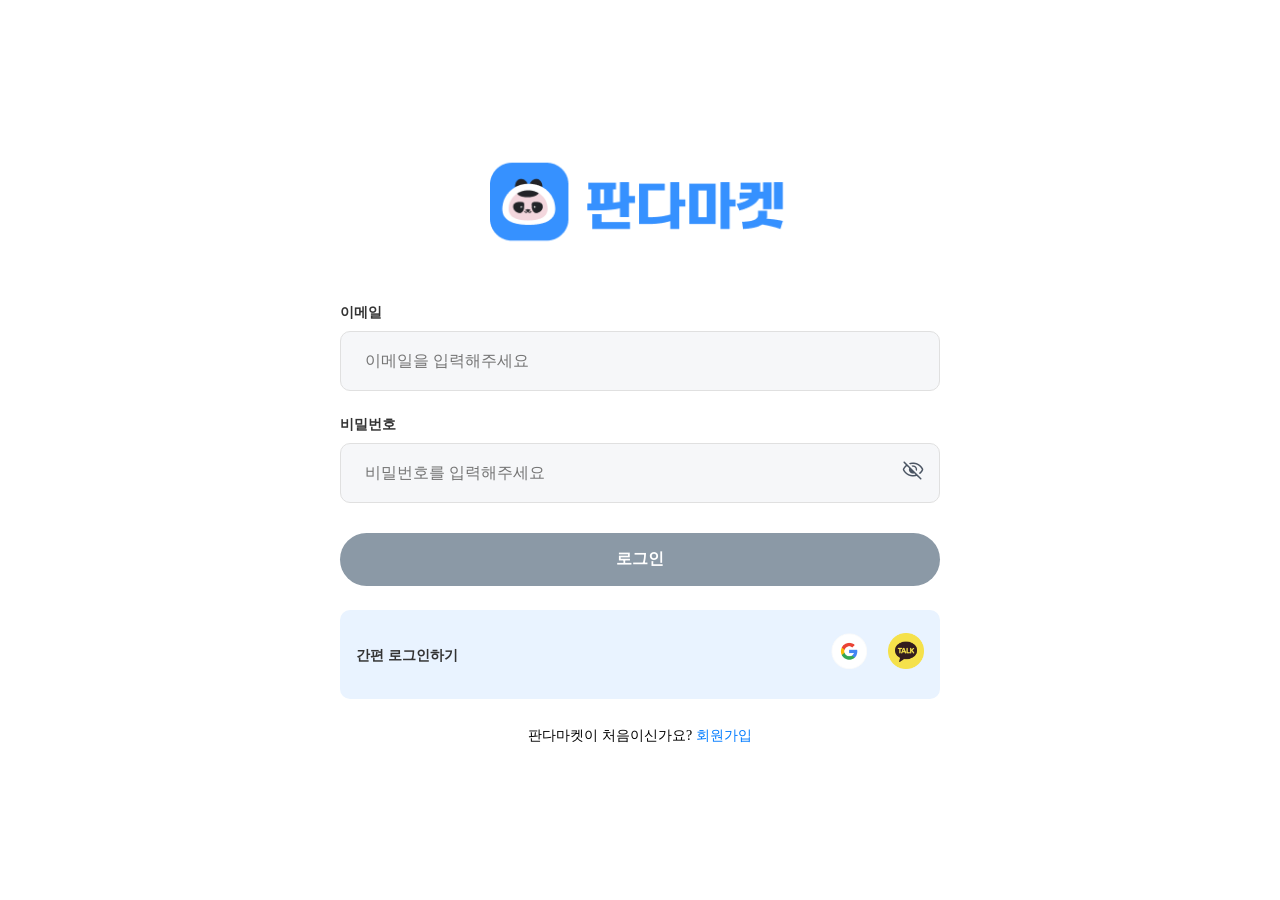
<file: 스프린트/login.html>
<!DOCTYPE html>
<html lang="ko">
<head>
  <meta charset="UTF-8" />
  <meta name="viewport" content="width=device-width, initial-scale=1.0" />
  <title>판다마켓</title>
  <link rel="stylesheet" href="login.css" />
  <link rel="icon" href="img/logoimg.png">
</head>
<body>
  <div class="container">
    <div class="login-box">
      <a href="sprint1.html"><img src="img/logo.png" alt="로고" class="logo" /></a>

      <form class="login-form">
        <div class="form-group">
          <label for="email">이메일</label>
          <input type="email" id="email" placeholder="이메일을 입력해주세요" required />
        </div>

        <div class="form-group">
          <label for="password">비밀번호</label>
          <div class="password-wrapper">
            <input type="password" id="password" placeholder="비밀번호를 입력해주세요" required />
            <span class="toggle-visibility"><img src="img/blind.png"></span>
          </div>
        </div>

        <button type="submit" class="login-button">로그인</button>
      </form>

      <div class="social-login">
        <div class="social-box">
           <p class="social-title">간편 로그인하기</p>
           <div>
          <img src="img/google.png" alt="구글" />
          <img src="img/kakao.png" alt="카카오" />
          </div>
        </div>
      </div>

      <p class="signup-text">
        판다마켓이 처음이신가요? <a href="register.html">회원가입</a>
      </p>
    </div>
  </div>
</body>
</html>
</file>
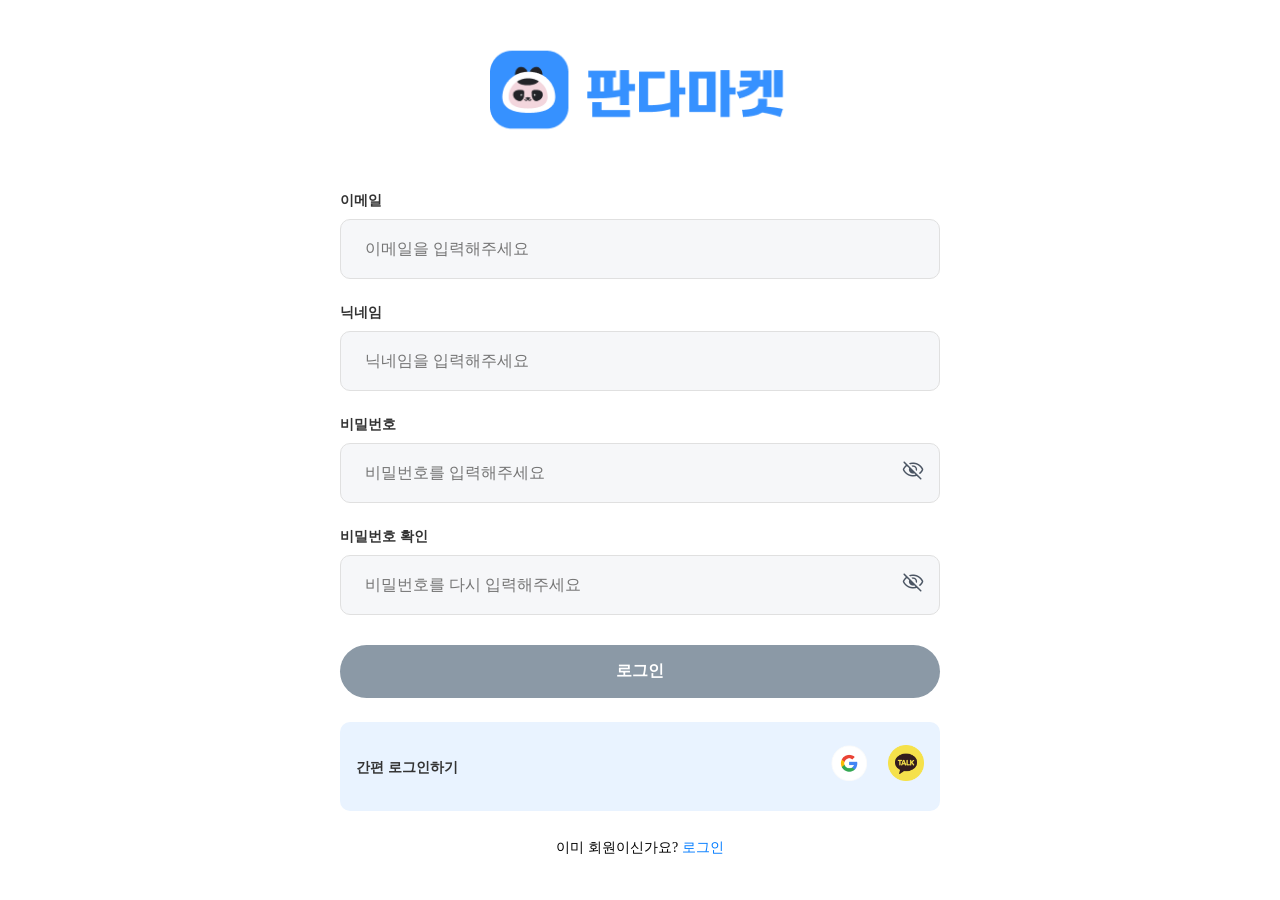
<file: 스프린트/register.html>
<!DOCTYPE html>
<html lang="ko">
<head>
  <meta charset="UTF-8" />
  <meta name="viewport" content="width=device-width, initial-scale=1.0" />
  <title>판다마켓</title>
  <link rel="stylesheet" href="login.css" />
  <link rel="icon" href="img/logoimg.png">
</head>
<body>
  <div class="container">
    <div class="login-box">
      <a href="sprint1.html"><img src="img/logo.png" alt="로고" class="logo" /></a>

      <form class="login-form">
        <div class="form-group">
          <label for="email">이메일</label>
          <input type="email" id="email" placeholder="이메일을 입력해주세요" required />
        </div>

        <div class="form-group">
          <label for="nickname">닉네임</label>
          <input type="text" id="nickname" placeholder="닉네임을 입력해주세요" required />
        </div>

        <div class="form-group">
          <label for="password">비밀번호</label>
          <div class="password-wrapper">
            <input type="password" id="password" placeholder="비밀번호를 입력해주세요" required />
            <span class="toggle-visibility"><img src="img/blind.png"></span>
          </div>
        </div>

        <div class="form-group">
          <label for="password">비밀번호 확인</label>
          <div class="password-wrapper">
            <input type="password" id="password" placeholder="비밀번호를 다시 입력해주세요" required />
            <span class="toggle-visibility"><img src="img/blind.png"></span>
          </div>
        </div>

        <button type="submit" class="login-button">로그인</button>
      </form>

      <div class="social-login">
        <div class="social-box">
           <p class="social-title">간편 로그인하기</p>
           <div>
          <img src="img/google.png" alt="구글" />
          <img src="img/kakao.png" alt="카카오" />
          </div>
        </div>
      </div>

      <p class="signup-text">
        이미 회원이신가요? <a href="login.html">로그인</a>
      </p>
    </div>
  </div>
</body>
</html>
</file>
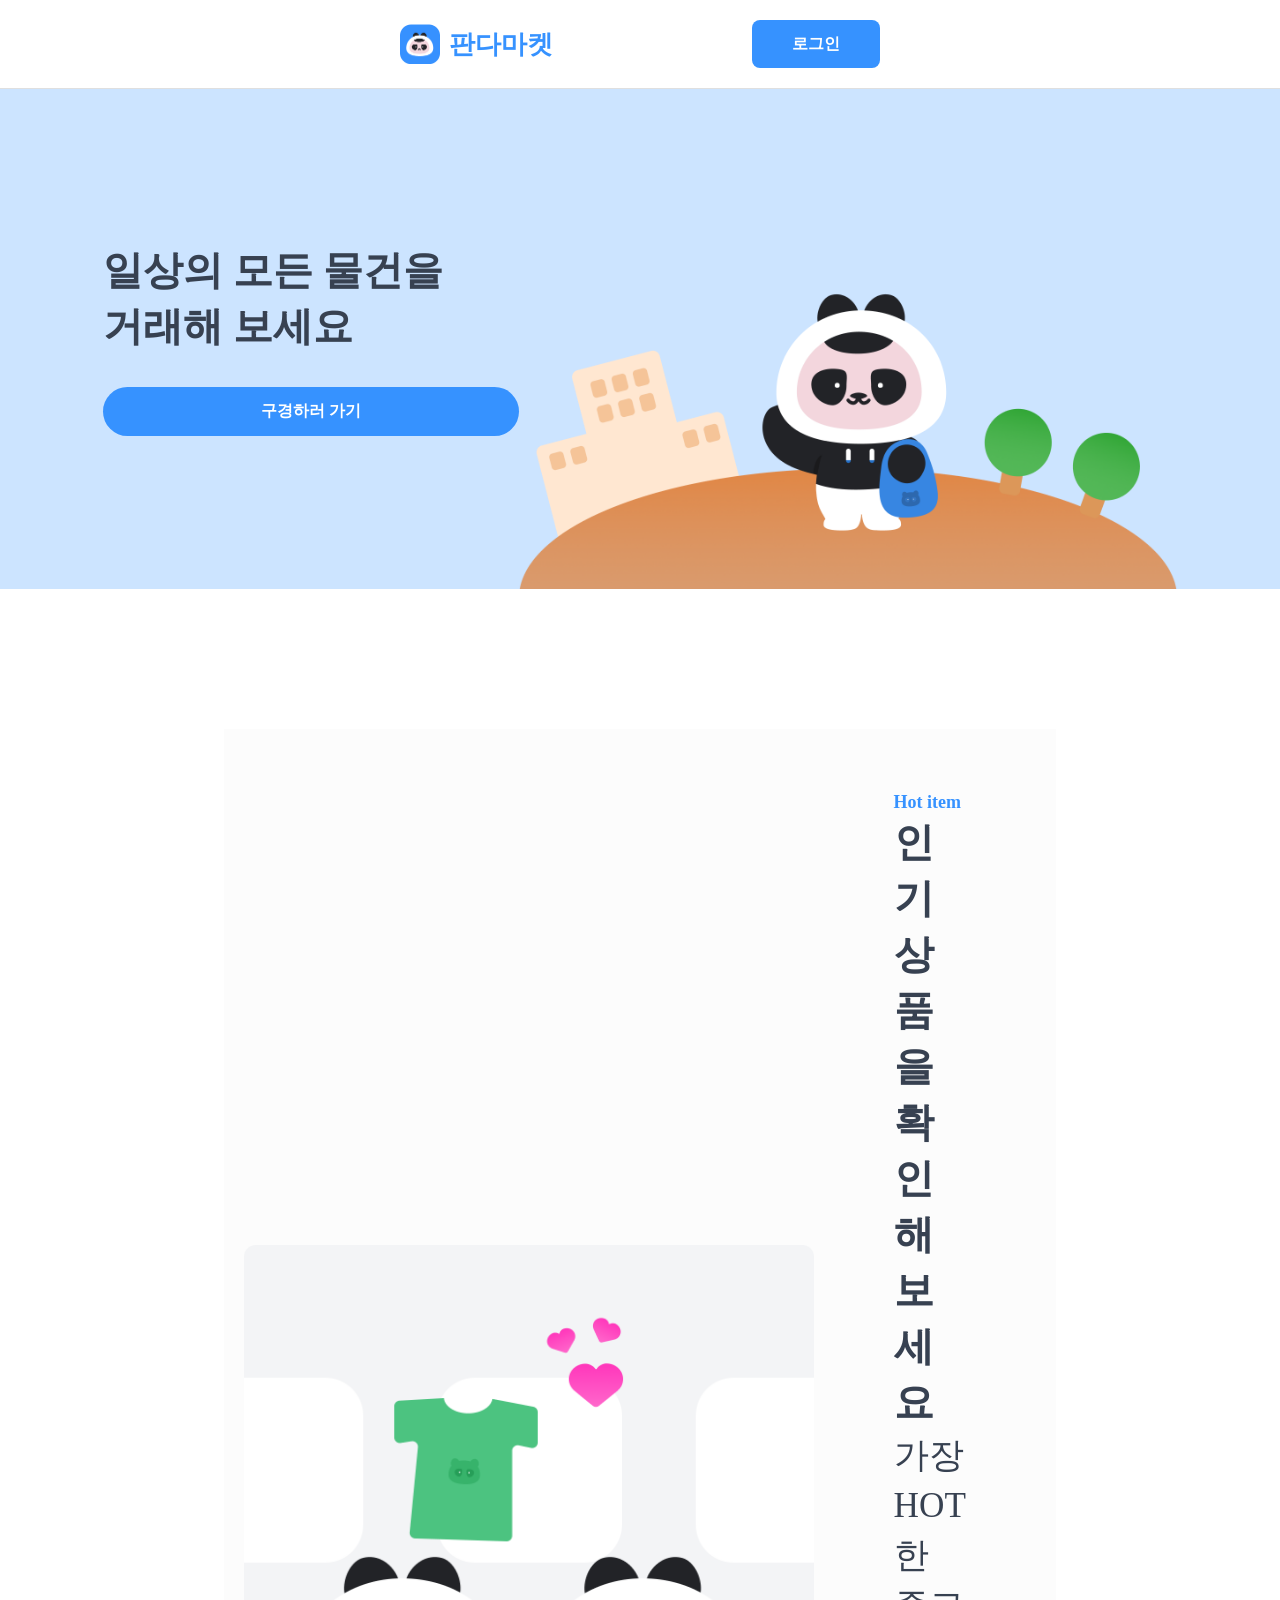
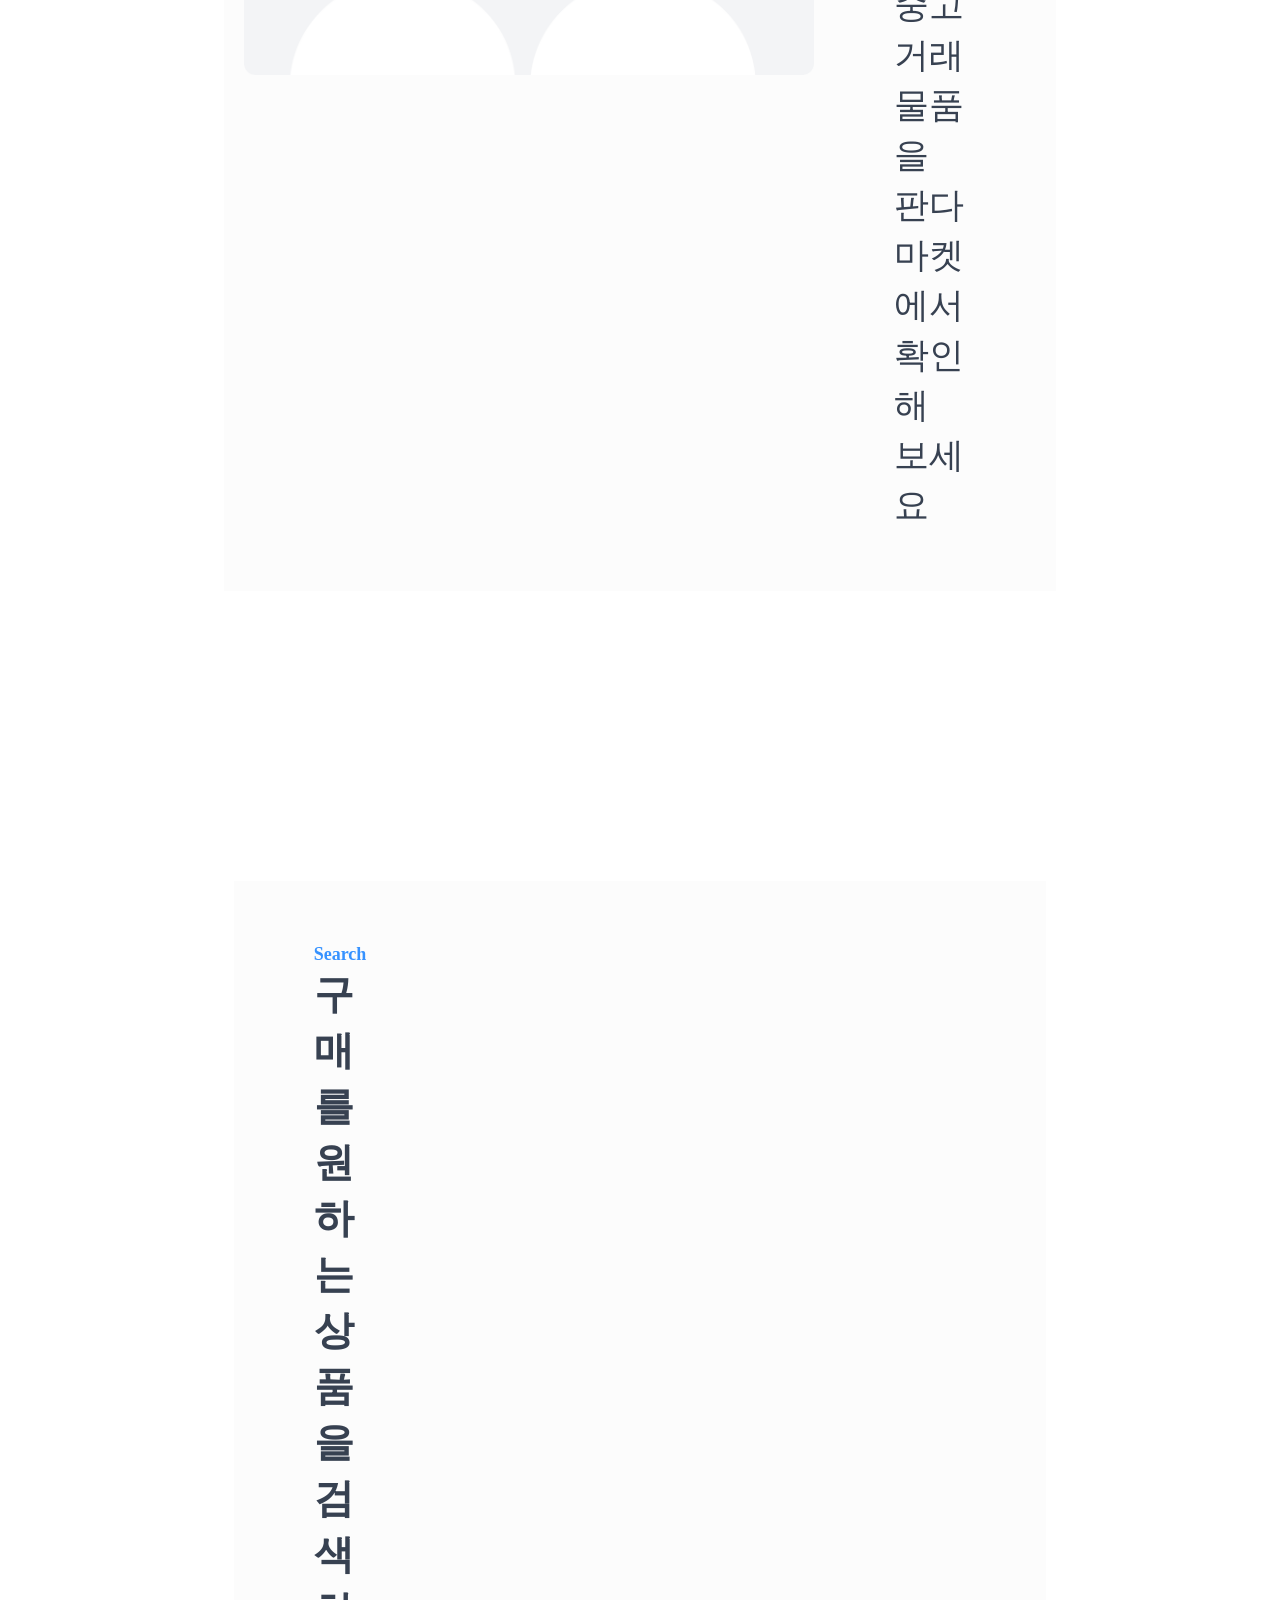
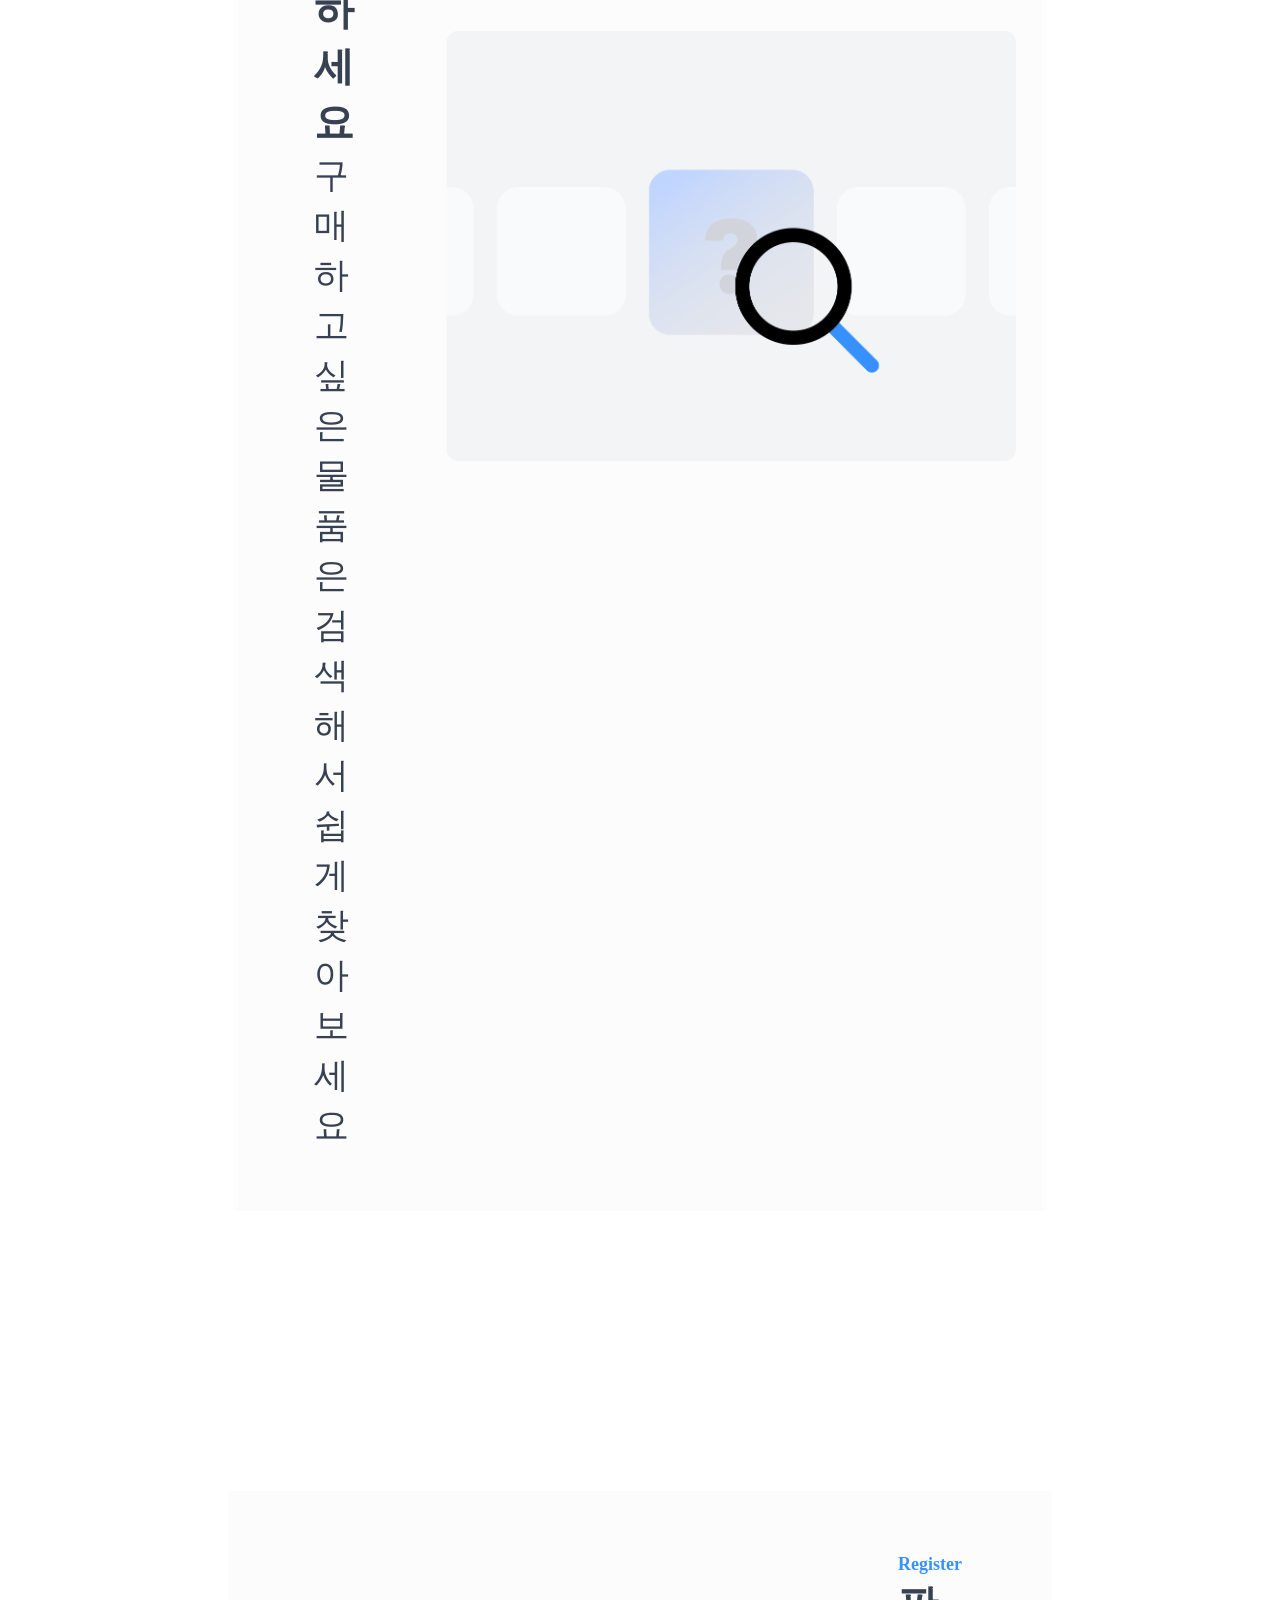
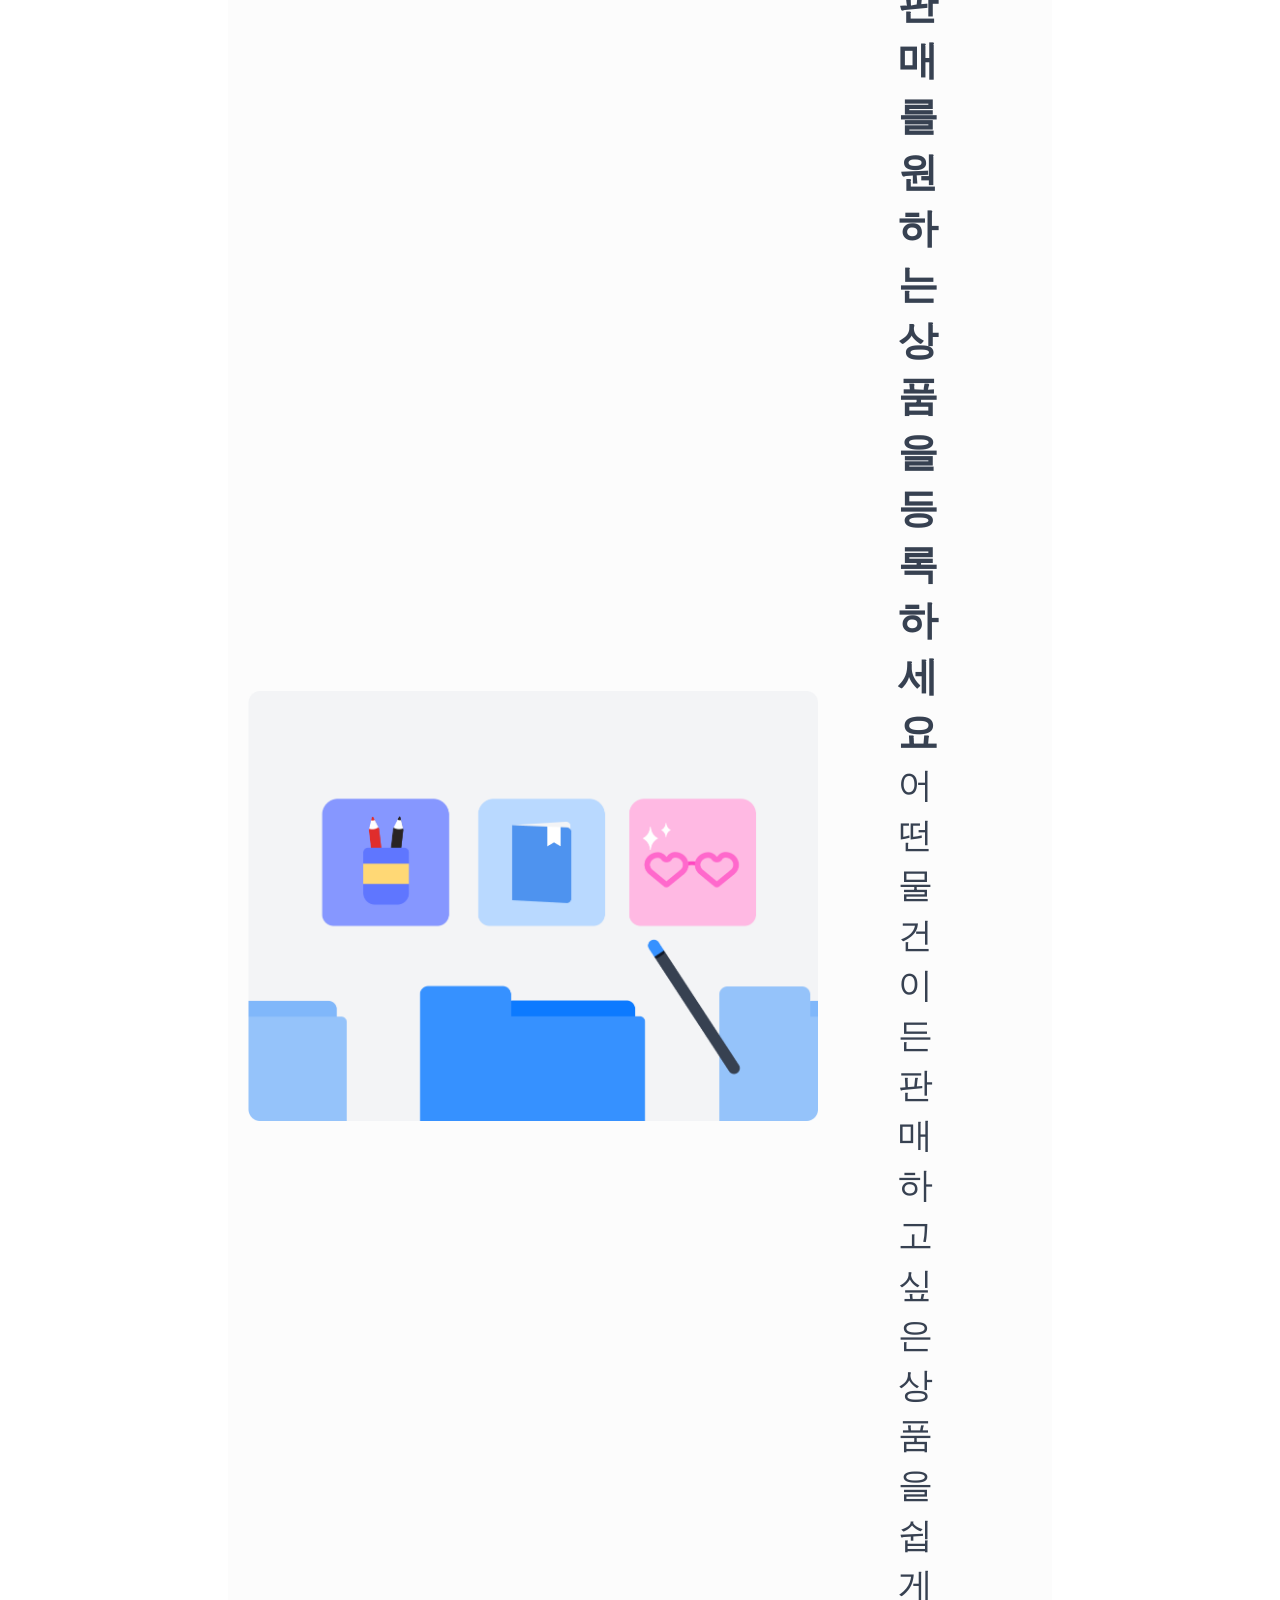
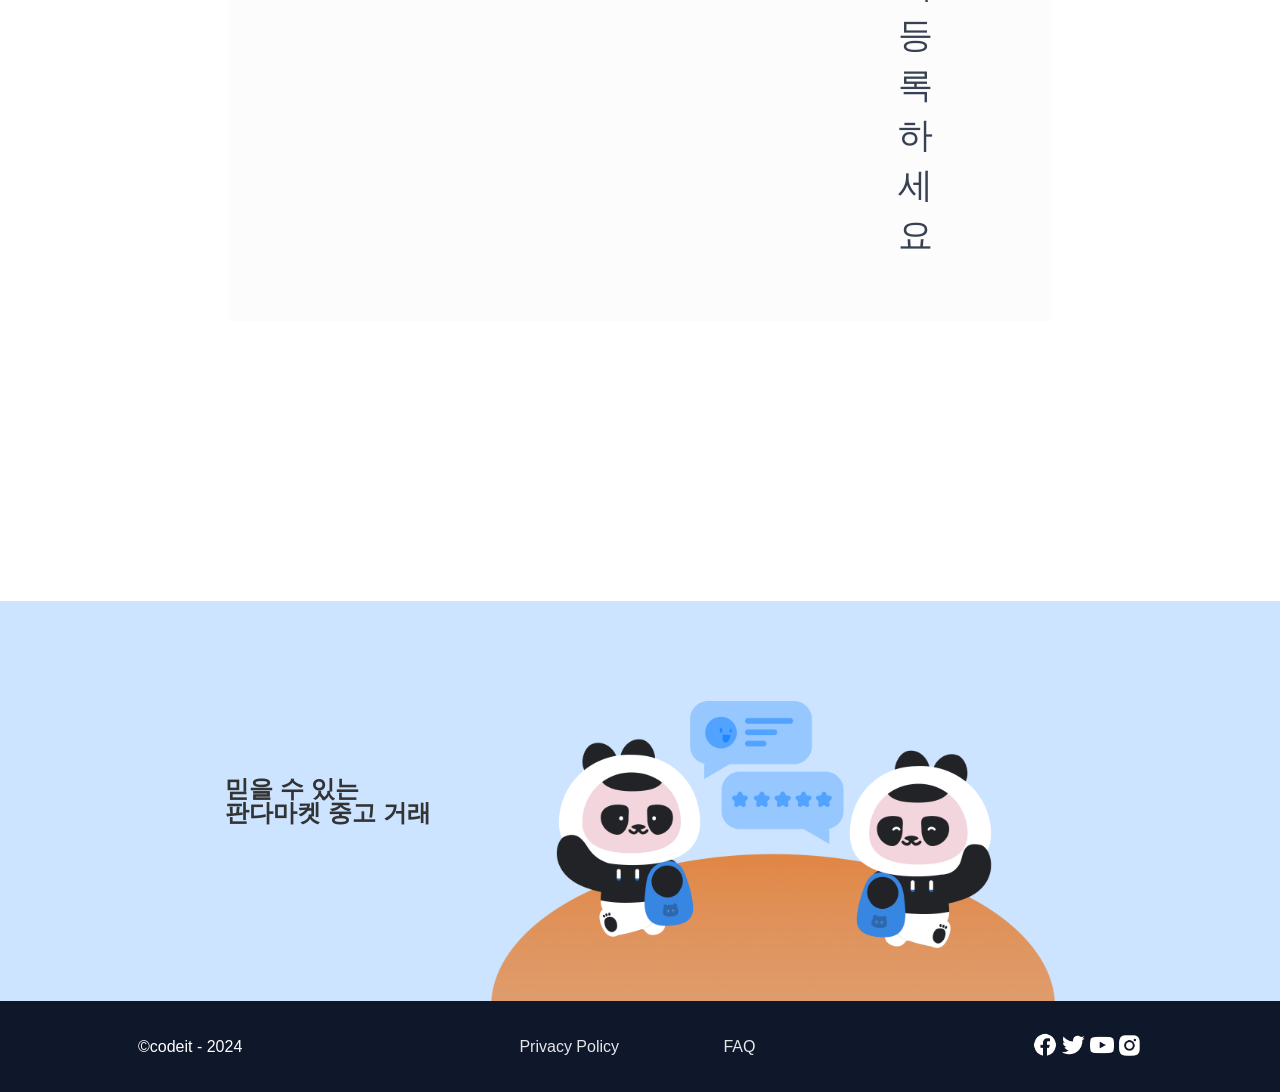
<file: 스프린트/sprint1.html>
<!DOCTYPE html>
<html lang="ko">
<head>
  <meta charset="UTF-8" />
  <meta name="viewport" content="width=device-width, initial-scale=1.0" />
  <title>판다마켓</title>
  <link rel="stylesheet" href="reset.css" />
  <link rel="stylesheet" href="sprint1.css" />
  <link rel="icon" href="img/logoimg.png">
</head>
<body>
  <header>
    <div class="logo">
      <img class="logoimg" src="img/logoimg.png" alt="로고" />
      판다마켓
    </div>
    <a href="login.html"><button class="login_bt">로그인</button></a>
  </header>

  <section class="pt1">
    <article>
      <span>일상의 모든 물건을<br>거래해 보세요</span>
      <a href="items.html"><button class="main_btn">구경하러 가기</button></a>
    </article>
    <img src="img/mainimg.png" alt="팬더 이미지" />
  </section>

  <section class="pt2">
    <div class="card">
      <img src="img/1img.png" alt="인기 상품 이미지" />
      <div class="text">
        <h4 class="label blue">Hot item</h4>
        <h3>인기 상품을<br>확인해 보세요</h3>
        <p>가장 HOT한 중고거래 물품을<br>판다 마켓에서 확인해 보세요</p>
      </div>
    </div>
    <div class="card reverse">
      <img src="img/2img.png" alt="검색 이미지" />
      <div class="text">
        <h4 class="label blue">Search</h4>
        <h3>구매를 원하는<br>상품을 검색하세요</h3>
        <p>구매하고 싶은 물품은 검색해서<br>쉽게 찾아보세요</p>
      </div>
    </div>
  </section>

  <section class="pt3">
    <div class="card reverse">
      <div class="text">
        <h4 class="label blue">Register</h4>
        <h3>판매를 원하는<br>상품을 등록하세요</h3>
        <p>어떤 물건이든 판매하고 싶은<br>상품을 쉽게 등록하세요</p>
      </div>
      <img src="img/3img.png" alt="등록 이미지" />
    </div>
  </section>

  <section class="pt4">
    <div class="footer-card">
      <div class="text">
        <h3>믿을 수 있는<br>판다마켓 중고 거래</h3>
      </div>
      <img src="img/footerimg.png" alt="신뢰 이미지" />
    </div>
  </section>

  <footer>
    <div class="footer-text">
      ©codeit - 2024
    </div>
   <span class="footermenu"><a href="Privacy.html">Privacy Policy</a> <a href="FAQ.html">FAQ</a></span>
    <div class="social-icons">
      <a href="https://www.facebook.com/"
          target="_blank"
          rel="noopener noreferrer">
        <img src=".\img/facebook.png" alt="facebook"/></a>

        <a href="https://www.facebook.com/"
          target="_blank"
          rel="noopener noreferrer">
      <img src=".\img/twit.png" alt="twitter"/></a>

      <a   href="https://www.youtube.com/"
          target="_blank"
          rel="noopener noreferrer">
          <img src=".\img/youtube.png" alt="youtube"/></a>

     <a
          href="https://www.instagram.com/"
          target="_blank"
          rel="noopener noreferrer"> <img src=".\img\insta.png" alt="insta"/></a>
    </div>
  </footer>
</body>
</html>
</file>
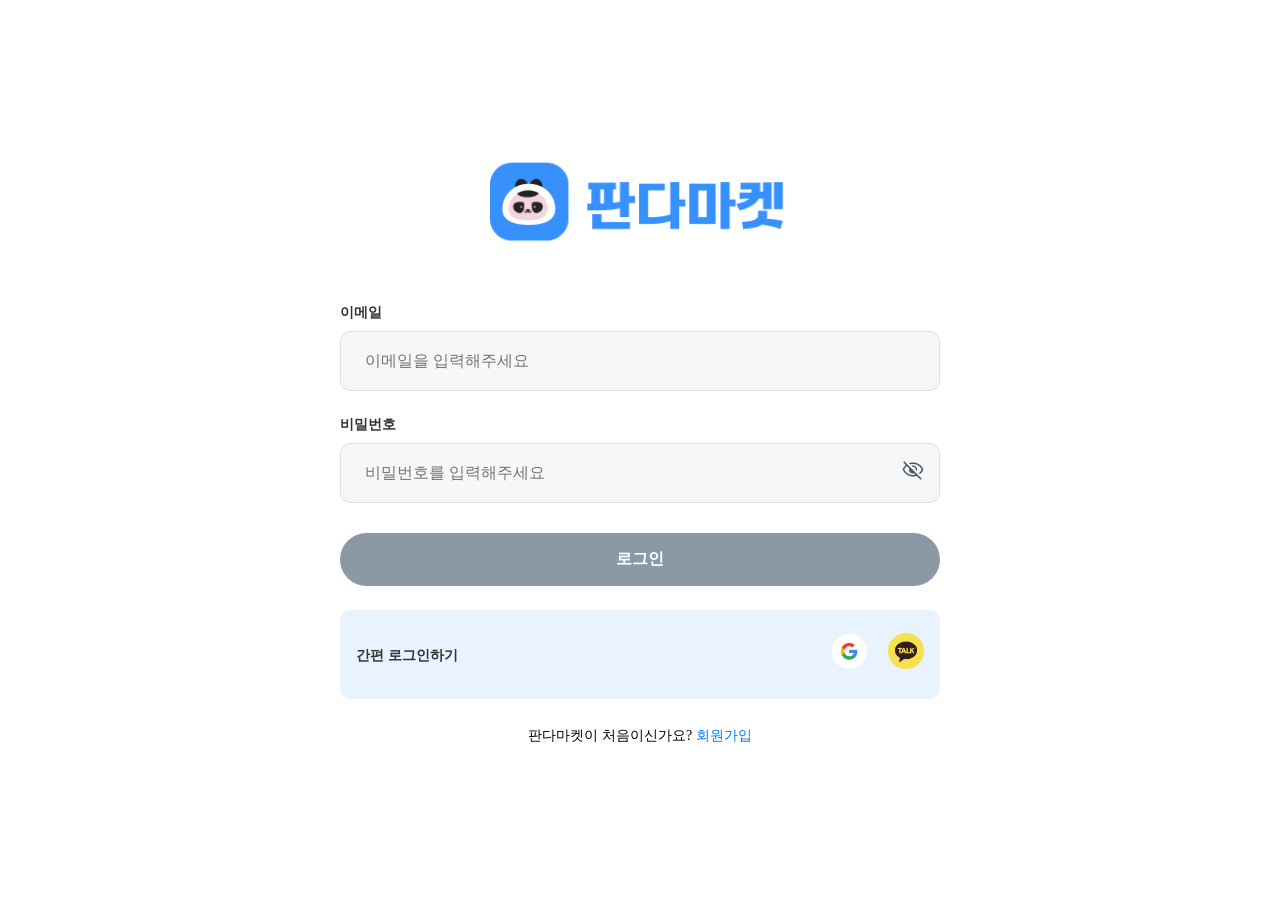
<file: ch.1/스프린트미션pt1/login.html>
<!DOCTYPE html>
<html lang="ko">
<head>
  <meta charset="UTF-8" />
  <meta name="viewport" content="width=device-width, initial-scale=1.0" />
  <title>판다마켓</title>
  <link rel="stylesheet" href="login.css" />
  <link rel="icon" href="img/logoimg.png">
</head>
<body>
  <div class="container">
    <div class="login-box">
      <a href="sprint1.html"><img src="img/logo.png" alt="로고" class="logo" /></a>

      <form class="login-form">
        <div class="form-group">
          <label for="email">이메일</label>
          <input type="email" id="email" placeholder="이메일을 입력해주세요" required />
        </div>

        <div class="form-group">
          <label for="password">비밀번호</label>
          <div class="password-wrapper">
            <input type="password" id="password" placeholder="비밀번호를 입력해주세요" required />
            <span class="toggle-visibility"><img src="img/blind.png"></span>
          </div>
        </div>

        <button type="submit" class="login-button">로그인</button>
      </form>

      <div class="social-login">
        <div class="social-box">
           <p class="social-title">간편 로그인하기</p>
           <div>
          <a href="/"><img src="img/google.png" alt="구글" /></a>
          <a href="/"><img src="img/kakao.png" alt="카카오" /></a>
          </div>
        </div>
      </div>

      <p class="signup-text">
        판다마켓이 처음이신가요? <a href="register.html">회원가입</a>
      </p>
    </div>
  </div>
</body>
</html>
</file>
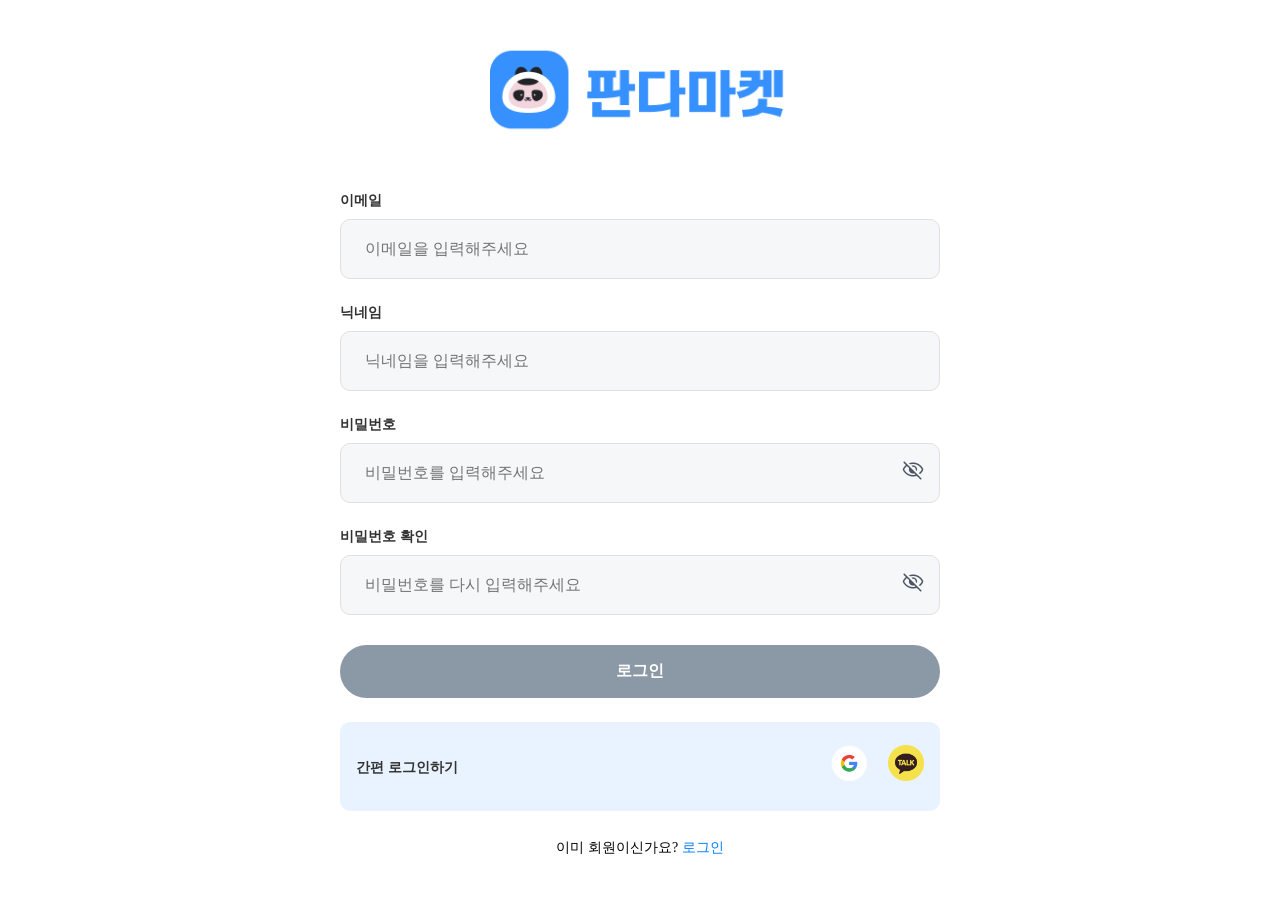
<file: ch.1/스프린트미션pt1/register.html>
<!DOCTYPE html>
<html lang="ko">
<head>
  <meta charset="UTF-8" />
  <meta name="viewport" content="width=device-width, initial-scale=1.0" />
  <title>판다마켓</title>
  <link rel="stylesheet" href="login.css" />
  <link rel="icon" href="img/logoimg.png">
</head>
<body>
  <div class="container">
    <div class="login-box">
      <a href="sprint1.html"><img src="img/logo.png" alt="로고" class="logo" /></a>

      <form class="login-form">
        <div class="form-group">
          <label for="email">이메일</label>
          <input type="email" id="email" placeholder="이메일을 입력해주세요" required />
        </div>

        <div class="form-group">
          <label for="nickname">닉네임</label>
          <input type="text" id="nickname" placeholder="닉네임을 입력해주세요" required />
        </div>

        <div class="form-group">
          <label for="password">비밀번호</label>
          <div class="password-wrapper">
            <input type="password" id="password" placeholder="비밀번호를 입력해주세요" required />
            <span class="toggle-visibility"><img src="img/blind.png"></span>
          </div>
        </div>

        <div class="form-group">
          <label for="password">비밀번호 확인</label>
          <div class="password-wrapper">
            <input type="password" id="password" placeholder="비밀번호를 다시 입력해주세요" required />
            <span class="toggle-visibility"><img src="img/blind.png"></span>
          </div>
        </div>

        <button type="submit" class="login-button">로그인</button>
      </form>

      <div class="social-login">
        <div class="social-box">
           <p class="social-title">간편 로그인하기</p>
           <div>
          <a href="/"><img src="img/google.png" alt="구글" /></a>
          <a href="/"><img src="img/kakao.png" alt="카카오" /></a>
          </div>
        </div>
      </div>

      <p class="signup-text">
        이미 회원이신가요? <a href="login.html">로그인</a>
      </p>
    </div>
  </div>
</body>
</html>
</file>
<file: 스프린트/login.css>
* {
  box-sizing: border-box;
  margin: 0;
  padding: 0;
  font-family: 'Pretendard', sans-serif;
}

body, html {
  height: 100%;
  background-color: #ffffff;
}

/* 컨테이너 전체 가운데 정렬 */
.container {
  display: flex;
  justify-content: center;
  align-items: center;
  height: 100vh;
}

/* 로그인 박스 스타일 */
.login-box {
  width: 100%;
  max-width: 40rem;
  display: flex;
  flex-direction: column;
  align-items: center;
  padding: 0 20px;
  font-size: 18px;
  font-style: normal;
  font-weight: 700;
  line-height: 26px
}

#email , #password , #nickname{
font-family: Pretendard;
font-size: 16px;
font-style: normal;
font-weight: 400;
line-height: 26px;
padding: 16px 24px;
}
/* 로고 및 타이틀 */
.logo {
  width: 300px;
  margin-bottom: 40px;
}

.title {
  font-size: 28px;
  color: #3396ff;
  font-weight: 700;
  margin-bottom: 30px;
}

/* 폼 영역 */
.login-form {
  width: 100%;
  display: flex;
  flex-direction: column;
}

.form-group {
  margin-bottom: 20px;
}

label {
  font-size: 14px;
  font-weight: 600;
  color: #333;
  margin-bottom: 6px;
  display: block;
}

input[type="email"],
input[type="password"],
input[type="text"] {
  width: 100%;
  padding: 12px 16px;
  border-radius: 10px;
  border: 1px solid #e0e0e0;
  background-color: #f6f7f9;
  font-size: 14px;
}

/* 비밀번호 필드에 눈 아이콘 */
.password-wrapper {
  position: relative;
}

.toggle-visibility {
    position: absolute;
    right: -9px;
    top: 25%;
    color: #999;
}

.toggle-visibility img{
    width: 50%;
}

/* 로그인 버튼 */
.login-button {
  width: 100%;
  padding: 16px 124px;
  background-color: #8b99a6;
  color: white;
  border: none;
  border-radius: 30px;
  font-size: 16px;
  font-weight: bold;
  cursor: pointer;
  margin-top: 10px;
}

/* 소셜 로그인 영역 */
.social-login {
  width: 100%;
  text-align: center;
}

.social-title {
  font-size: 14px;
  color: #333;
}

.social-box {
  background-color: #e9f3ff;
  border-radius: 10px;
  padding: 23px 16px;
  display: flex;
  justify-content: space-between;
  align-items: center;
  margin: 24px auto;
}

.social-box img {
  width: 36px;
  height: 36px;
  cursor: pointer;
  margin-left: 16px;
}

/* 회원가입 안내 */
.signup-text {
  font-family: Pretendard;
  font-size: 14px;
  font-style: normal;
  font-weight: 500;
  line-height: 24px;
}

.signup-text a {
  color: #007bff;
  text-decoration: none;
  font-weight: 500;
}
</file>
<file: 스프린트/sprint1.css>
@import "./reset.css";

body {
  max-width: 1920px;
  margin: 0 auto;
  font-family: 'Pretendard', sans-serif;
  transform: scale(); 
}

header {
  display: flex;
  justify-content: space-between;
  align-items: center;
  padding: 9px 400px;
  height: 70px;
  background: #fff;
  border-bottom: 1px solid #dfdfdf;
}

.logo {
  display: flex;
  align-items: center;
  color: #3692ff;
  color: #3692FF;
    font-family: "ROKAF Sans";
    font-size: 1.6rem;
    font-style: normal;
    font-weight: 700;
    line-height: normal;
}

.logoimg {
  width: 40px;
  margin-right: 9px;
}

.login_bt {
  width: 128px;
  height: 48px;
  background: #3692ff;
  color: white;
  border-radius: 8px;
  font-size: 16px;
  font-weight: 600;
  border: none;
}

.pt1 {
  width: 100%;
  background-color: #cce4ff;
  display: flex;
  justify-content: center;
  align-items: center;
  
}

.login_bt,
.pt1 .main_btn {
  font-size: 1rem;
}

.pt1 article{
   font-size: 2.25rem;
  color: #333;
}

.pt1 span{
    color: var(--Secondary-700, #374151);
    font-family: Pretendard;
     font-size: 2.5rem;
    font-style: normal;
    font-weight: 700;
    line-height: 140%; /* 56px */
}

.pt1 .main_btn {
  background-color: #3692ff;
  color: white;
  padding: 14px 28px;
  border: none;
  border-radius: 9999px;
  font-size: 16px;
  font-weight: bold;
  width: 100%;
  margin-top: 32px;
}

.main_btn:hover , .login_bt:hover{
  background-color:#8fc2ff ;
}

.pt1 img {
  height: 300px;
  padding-top: 200px;
}

.pt2, .pt3 {
  display: flex;
  flex-direction: row;
  padding: 340px 340x;
  flex-direction: column;
  justify-content: center;
  align-items: center;
  gap: 10px;
}
.pt3{
  margin-bottom:140px ;
}
.card {
  padding-left: 20px;
  padding-right: 30px;
  display: flex;
  align-items: center;
  flex: 1;
  gap: 20px;
  margin: 140px 340px;
  background: #FCFCFC;
  
}

.card.reverse {
  flex-direction: row-reverse;
}

.card img {
  max-height: 430px;
}

.card .text {
  max-width: 60%;
  margin: 60px;
}

.card h3 {
color: var(--Secondary-700, #374151);
font-family: Pretendard;
font-size: 40px;
font-style: normal;
font-weight: 700;
line-height: 140%; /* 56px */
letter-spacing: 0.8px;
}

.card p {
color: var(--Secondary-700, #374151);
font-family: Pretendard;
font-size: 2.2rem;
font-style: normal;
font-weight: 500;
line-height: 50px; /* 133.333% */
}

.label.blue {
  color: var(--Primary-100, #3692FF);
/* pretendard/2lg-18px-bold */
font-family: Pretendard;
font-size: 1.125rem;
line-height: 1.625rem;
font-style: normal;
font-weight: 700;
line-height: 26px; /* 144.444% */
}

.pt4 {
  background-color: #cce4ff;
  display: flex;
  justify-content: center;
}

.footer-card {
  display: flex;
  align-items: center;
  gap: 60px;
}

.footer-card img {
    height: 300px;
    padding-top: 100px;
}

.footer-card .text h3 {
  font-size: 24px;
  font-weight: bold;
  color: #333;
}

footer {
  background-color: #0f172a;
  color: white;
  padding: 32px 138px;
  display: flex;
  justify-content: space-between;
  align-items: center;
}

.footer-text2 {
  margin-left: 20px;
  color: #ccc;
  text-align: center;
}

.social-icons img {
  width: 24px;
}

section{
  background-color: white;
}
.footermenu a{
  gap: 3rem;
  color: #e5e7eb;
  text-decoration: none;
  margin: 50px;
}
</file>
<file: ch.1/스프린트미션pt1/login.css>
* {
  box-sizing: border-box;
  margin: 0;
  padding: 0;
  font-family: 'Pretendard', sans-serif;
}

body, html {
  height: 100%;
  background-color: #ffffff;
}

/* 컨테이너 전체 가운데 정렬 */
.container {
  display: flex;
  justify-content: center;
  align-items: center;
  height: 100vh;
}

/* 로그인 박스 스타일 */
.login-box {
  width: 100%;
  max-width: 40rem;
  display: flex;
  flex-direction: column;
  align-items: center;
  padding: 0 20px;
  font-size: 18px;
  font-style: normal;
  font-weight: 700;
  line-height: 26px
}

#email , #password , #nickname{
font-family: Pretendard;
font-size: 16px;
font-style: normal;
font-weight: 400;
line-height: 26px;
padding: 16px 24px;
}
/* 로고 및 타이틀 */
.logo {
  width: 300px;
  margin-bottom: 40px;
}

.title {
  font-size: 28px;
  color: #3396ff;
  font-weight: 700;
  margin-bottom: 30px;
}

/* 폼 영역 */
.login-form {
  width: 100%;
  display: flex;
  flex-direction: column;
}

.form-group {
  margin-bottom: 20px;
}

label {
  font-size: 14px;
  font-weight: 600;
  color: #333;
  margin-bottom: 6px;
  display: block;
}

input[type="email"],
input[type="password"],
input[type="text"] {
  width: 100%;
  padding: 12px 16px;
  border-radius: 10px;
  border: 1px solid #e0e0e0;
  background-color: #f6f7f9;
  font-size: 14px;
}

/* 비밀번호 필드에 눈 아이콘 */
.password-wrapper {
  position: relative;
}

.toggle-visibility {
    position: absolute;
    right: -9px;
    top: 25%;
    color: #999;
}

.toggle-visibility img{
    width: 50%;
}

/* 로그인 버튼 */
.login-button {
  width: 100%;
  padding: 16px 124px;
  background-color: #8b99a6;
  color: white;
  border: none;
  border-radius: 30px;
  font-size: 16px;
  font-weight: bold;
  cursor: pointer;
  margin-top: 10px;
}

/* 소셜 로그인 영역 */
.social-login {
  width: 100%;
  text-align: center;
}

.social-title {
  font-size: 14px;
  color: #333;
}

.social-box {
  background-color: #e9f3ff;
  border-radius: 10px;
  padding: 23px 16px;
  display: flex;
  justify-content: space-between;
  align-items: center;
  margin: 24px auto;
}

.social-box img {
  width: 36px;
  height: 36px;
  cursor: pointer;
  margin-left: 16px;
}

/* 회원가입 안내 */
.signup-text {
  font-family: Pretendard;
  font-size: 14px;
  font-style: normal;
  font-weight: 500;
  line-height: 24px;
}

.signup-text a {
  color: #007bff;
  text-decoration: none;
  font-weight: 500;
}
</file>
